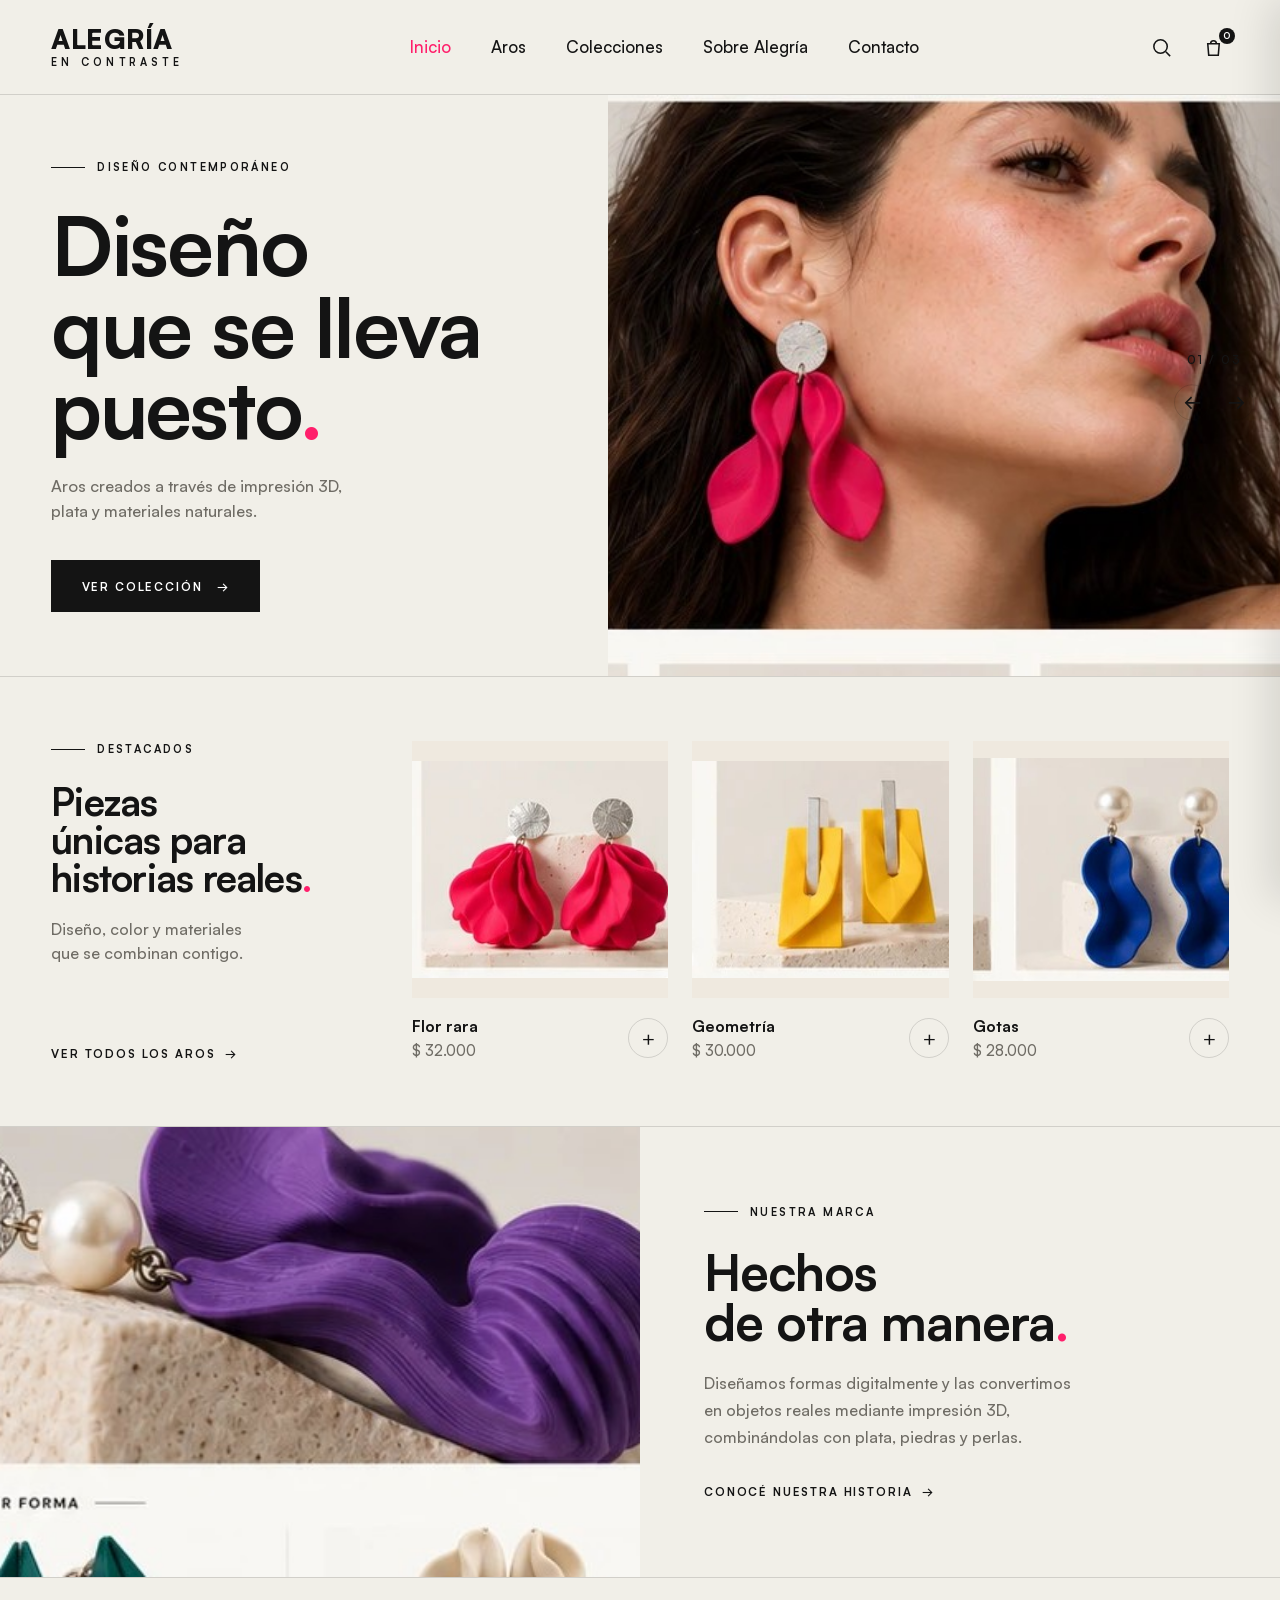
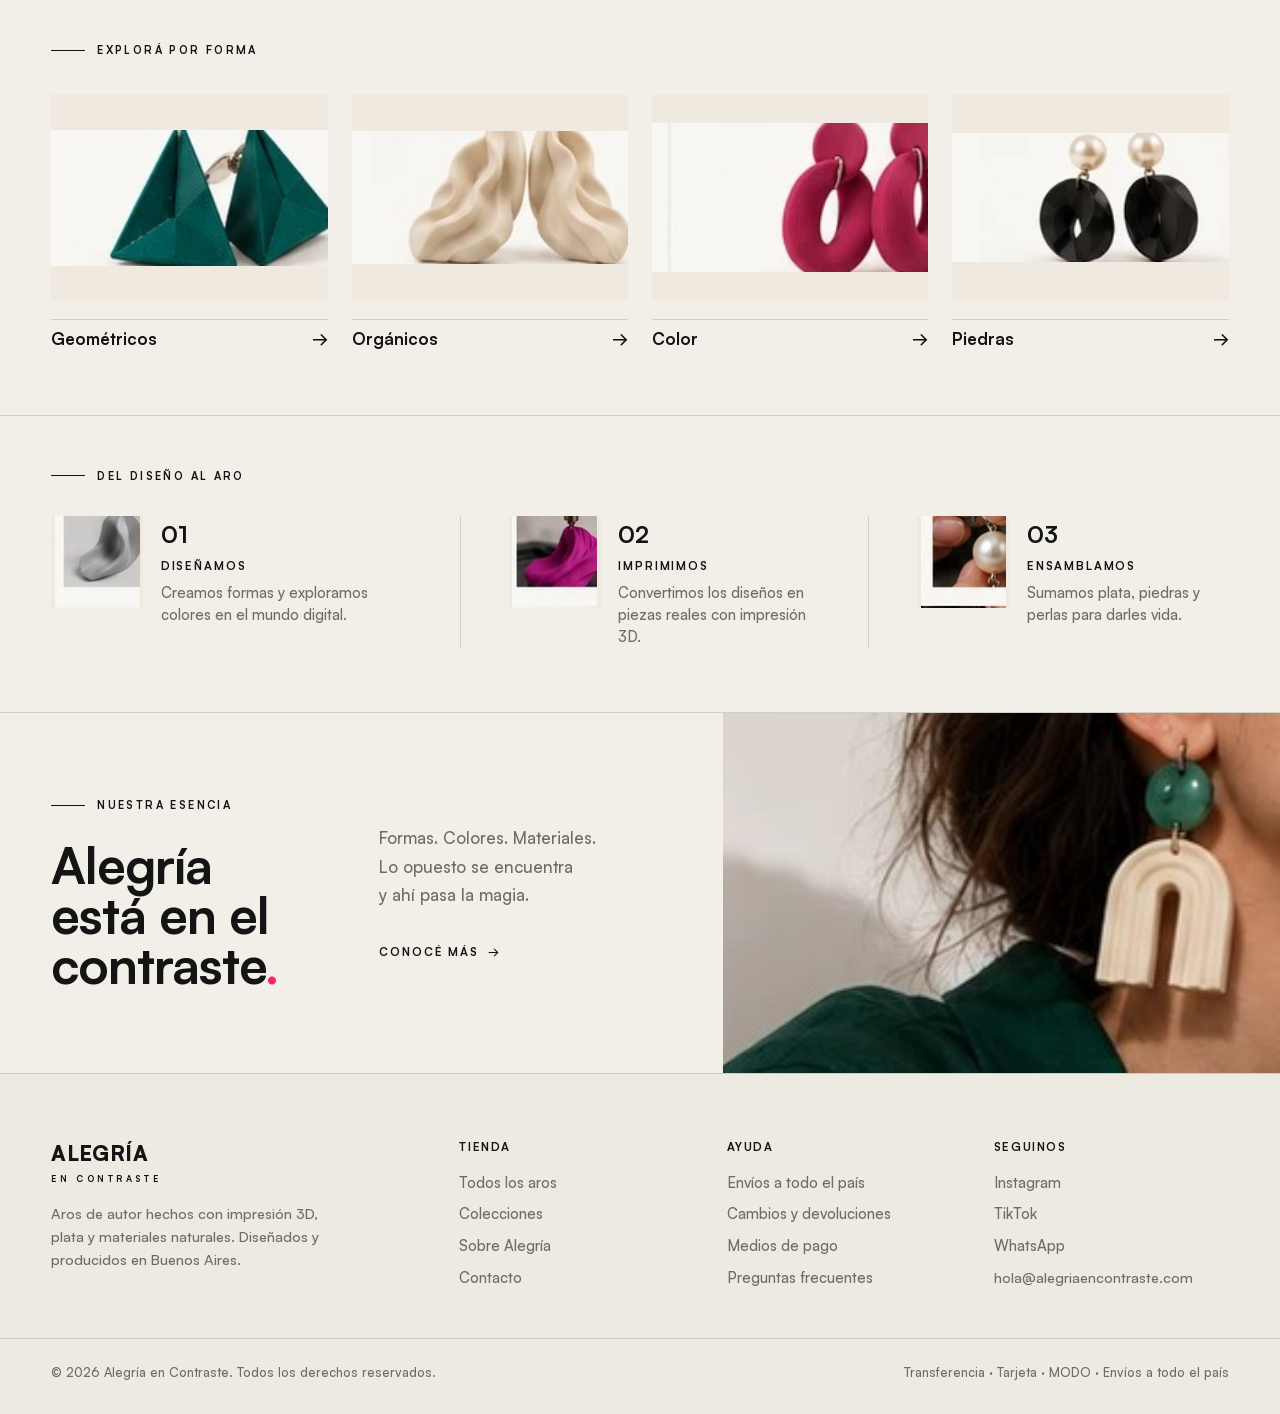
<file: index.html>
<!doctype html>
<html lang="es">
<head>
<meta charset="utf-8">
<meta name="viewport" content="width=device-width, initial-scale=1">
<title>Alegría en Contraste — Aros de diseño</title>
<meta name="description" content="Aros de autor hechos con impresión 3D, plata y materiales naturales. Diseñados y producidos en Buenos Aires.">
<link rel="stylesheet" href="styles.css">
</head>
<body data-page="index.html">

<header class="site-header" id="site-header"></header>

<main>

  <!-- HERO -->
  <section class="hero" id="hero">
    <div class="hero-text" id="hero-text"></div>
    <div class="hero-media">
      <img class="ph ph-hero" id="hero-img" src="images/hero.jpg" alt="Modelo con aros de diseño">
      <div class="hero-counter">
        <span class="count" id="hero-count">01 / 03</span>
        <div class="hero-arrows">
          <button class="icon-btn" id="hero-prev" aria-label="Anterior"><svg viewBox="0 0 24 24" fill="none" stroke="currentColor" stroke-width="1.6"><line x1="20" y1="12" x2="5" y2="12"/><polyline points="11 6 5 12 11 18"/></svg></button>
          <button class="icon-btn" id="hero-next" aria-label="Siguiente"><svg viewBox="0 0 24 24" fill="none" stroke="currentColor" stroke-width="1.6"><line x1="4" y1="12" x2="19" y2="12"/><polyline points="13 6 19 12 13 18"/></svg></button>
        </div>
      </div>
    </div>
  </section>

  <!-- DESTACADOS -->
  <section class="featured shell">
    <div class="featured-intro">
      <p class="eyebrow"><span class="eyebrow-line"></span>Destacados</p>
      <h2>Piezas<br>únicas para<br>historias reales<span class="dot">.</span></h2>
      <p class="muted">Diseño, color y materiales<br>que se combinan contigo.</p>
      <a class="link-arrow" href="aros.html">Ver todos los aros <span class="arrow">&rarr;</span></a>
    </div>
    <div class="product-grid">
      <article class="product">
        <img class="ph ph-product" src="images/flor.jpg" alt="Aros Flor rara">
        <div class="product-row">
          <div>
            <h3>Flor rara</h3>
            <p class="price">$ 32.000</p>
          </div>
          <button class="add-btn" data-add="flor" aria-label="Agregar Flor rara">+</button>
        </div>
      </article>
      <article class="product">
        <img class="ph ph-product" src="images/geom.jpg" alt="Aros Geometría">
        <div class="product-row">
          <div>
            <h3>Geometría</h3>
            <p class="price">$ 30.000</p>
          </div>
          <button class="add-btn" data-add="geometria" aria-label="Agregar Geometría">+</button>
        </div>
      </article>
      <article class="product">
        <img class="ph ph-product" src="images/gotas.jpg" alt="Aros Gotas">
        <div class="product-row">
          <div>
            <h3>Gotas</h3>
            <p class="price">$ 28.000</p>
          </div>
          <button class="add-btn" data-add="gotas" aria-label="Agregar Gotas">+</button>
        </div>
      </article>
    </div>
  </section>

  <!-- NUESTRA MARCA -->
  <section class="brand-block">
    <img class="ph ph-brand" src="images/violeta.jpg" alt="Aro violeta con perla">
    <div class="brand-copy">
      <p class="eyebrow"><span class="eyebrow-line"></span>Nuestra marca</p>
      <h2>Hechos<br>de otra manera<span class="dot">.</span></h2>
      <p class="muted">Diseñamos formas digitalmente y las convertimos<br>en objetos reales mediante impresión 3D,<br>combinándolas con plata, piedras y perlas.</p>
      <a class="link-arrow" href="sobre.html">Conocé nuestra historia <span class="arrow">&rarr;</span></a>
    </div>
  </section>

  <!-- EXPLORÁ POR FORMA -->
  <section class="shapes shell">
    <p class="eyebrow"><span class="eyebrow-line"></span>Explorá por forma</p>
    <div class="shapes-grid">
      <a class="shape" href="aros.html?cat=geometricos">
        <img class="ph ph-shape" src="images/forma1.jpg" alt="Aros geométricos">
        <span class="shape-row">Geométricos <span class="arrow">&rarr;</span></span>
      </a>
      <a class="shape" href="aros.html?cat=organicos">
        <img class="ph ph-shape" src="images/forma2.jpg" alt="Aros orgánicos">
        <span class="shape-row">Orgánicos <span class="arrow">&rarr;</span></span>
      </a>
      <a class="shape" href="aros.html?cat=color">
        <img class="ph ph-shape" src="images/forma3.jpg" alt="Aros de color">
        <span class="shape-row">Color <span class="arrow">&rarr;</span></span>
      </a>
      <a class="shape" href="aros.html?cat=piedras">
        <img class="ph ph-shape" src="images/forma4.jpg" alt="Aros con piedras">
        <span class="shape-row">Piedras <span class="arrow">&rarr;</span></span>
      </a>
    </div>
  </section>

  <!-- DEL DISEÑO AL ARO -->
  <section class="process shell">
    <p class="eyebrow"><span class="eyebrow-line"></span>Del diseño al aro</p>
    <div class="process-grid">
      <div class="step">
        <img class="ph ph-step" src="images/paso1.jpg" alt="Diseño digital">
        <div class="step-copy">
          <span class="step-num">01</span>
          <h4>Diseñamos</h4>
          <p class="muted">Creamos formas y exploramos colores en el mundo digital.</p>
        </div>
      </div>
      <div class="step">
        <img class="ph ph-step" src="images/paso2.jpg" alt="Impresión 3D">
        <div class="step-copy">
          <span class="step-num">02</span>
          <h4>Imprimimos</h4>
          <p class="muted">Convertimos los diseños en piezas reales con impresión 3D.</p>
        </div>
      </div>
      <div class="step">
        <img class="ph ph-step" src="images/paso3.jpg" alt="Ensamble con perlas">
        <div class="step-copy">
          <span class="step-num">03</span>
          <h4>Ensamblamos</h4>
          <p class="muted">Sumamos plata, piedras y perlas para darles vida.</p>
        </div>
      </div>
    </div>
  </section>

  <!-- NUESTRA ESENCIA -->
  <section class="essence">
    <div class="essence-copy">
      <div class="essence-left">
        <p class="eyebrow"><span class="eyebrow-line"></span>Nuestra esencia</p>
        <h2>Alegría<br>está en el<br>contraste<span class="dot">.</span></h2>
      </div>
      <div class="essence-right">
        <p class="essence-lead">Formas. Colores. Materiales.<br>Lo opuesto se encuentra<br>y ahí pasa la magia.</p>
        <a class="link-arrow" href="sobre.html">Conocé más <span class="arrow">&rarr;</span></a>
      </div>
    </div>
    <img class="ph ph-essence" src="images/esencia.jpg" alt="Modelo con aro de diseño">
  </section>

</main>

<footer class="site-footer" id="site-footer"></footer>

<script src="site.js"></script>
<script>
(function () {
  const slides = [
    {
      eyebrow: 'Diseño contemporáneo',
      title: 'Diseño<br>que se lleva<br>puesto<span class="dot">.</span>',
      lead: 'Aros creados a través de impresión 3D,<br>plata y materiales naturales.',
      img: 'images/hero.jpg',
      alt: 'Modelo con aros rosas de diseño',
      cta: 'colecciones.html',
    },
    {
      eyebrow: 'Hecho a mano',
      title: 'Piezas<br>que son<br>únicas<span class="dot">.</span>',
      lead: 'Cada par se termina a mano con plata,<br>piedras y perlas naturales.',
      img: 'images/violeta.jpg',
      alt: 'Aro violeta con perla sobre piedra',
      cta: 'aros.html',
    },
    {
      eyebrow: 'Color y forma',
      title: 'Animate<br>al contraste<span class="dot">.</span>',
      lead: 'Formas imposibles y colores<br>que no pasan desapercibidos.',
      img: 'images/esencia.jpg',
      alt: 'Modelo con aro de diseño',
      cta: 'aros.html',
    },
  ];
  let i = 0, timer;
  const hero = document.getElementById('hero');
  const text = document.getElementById('hero-text');
  const img = document.getElementById('hero-img');
  const count = document.getElementById('hero-count');
  const pad = (n) => (n < 10 ? '0' + n : '' + n);

  function render() {
    const s = slides[i];
    text.innerHTML =
      `<p class="eyebrow"><span class="eyebrow-line"></span>${s.eyebrow}</p>` +
      `<h1>${s.title}</h1>` +
      `<p class="hero-lead">${s.lead}</p>` +
      `<a class="btn btn-dark" href="${s.cta}">Ver colección <span class="arrow">&rarr;</span></a>`;
    img.src = s.img;
    img.alt = s.alt;
    count.textContent = pad(i + 1) + ' / ' + pad(slides.length);
  }
  function go(n, manual) {
    i = (n + slides.length) % slides.length;
    hero.classList.add('is-fading');
    setTimeout(() => { render(); hero.classList.remove('is-fading'); }, 280);
    if (manual) restart();
  }
  function restart() { clearInterval(timer); timer = setInterval(() => go(i + 1), 6000); }

  document.getElementById('hero-prev').addEventListener('click', () => go(i - 1, true));
  document.getElementById('hero-next').addEventListener('click', () => go(i + 1, true));
  hero.addEventListener('mouseenter', () => clearInterval(timer));
  hero.addEventListener('mouseleave', restart);

  render();
  restart();
})();
</script>
</body>
</html>
</file>
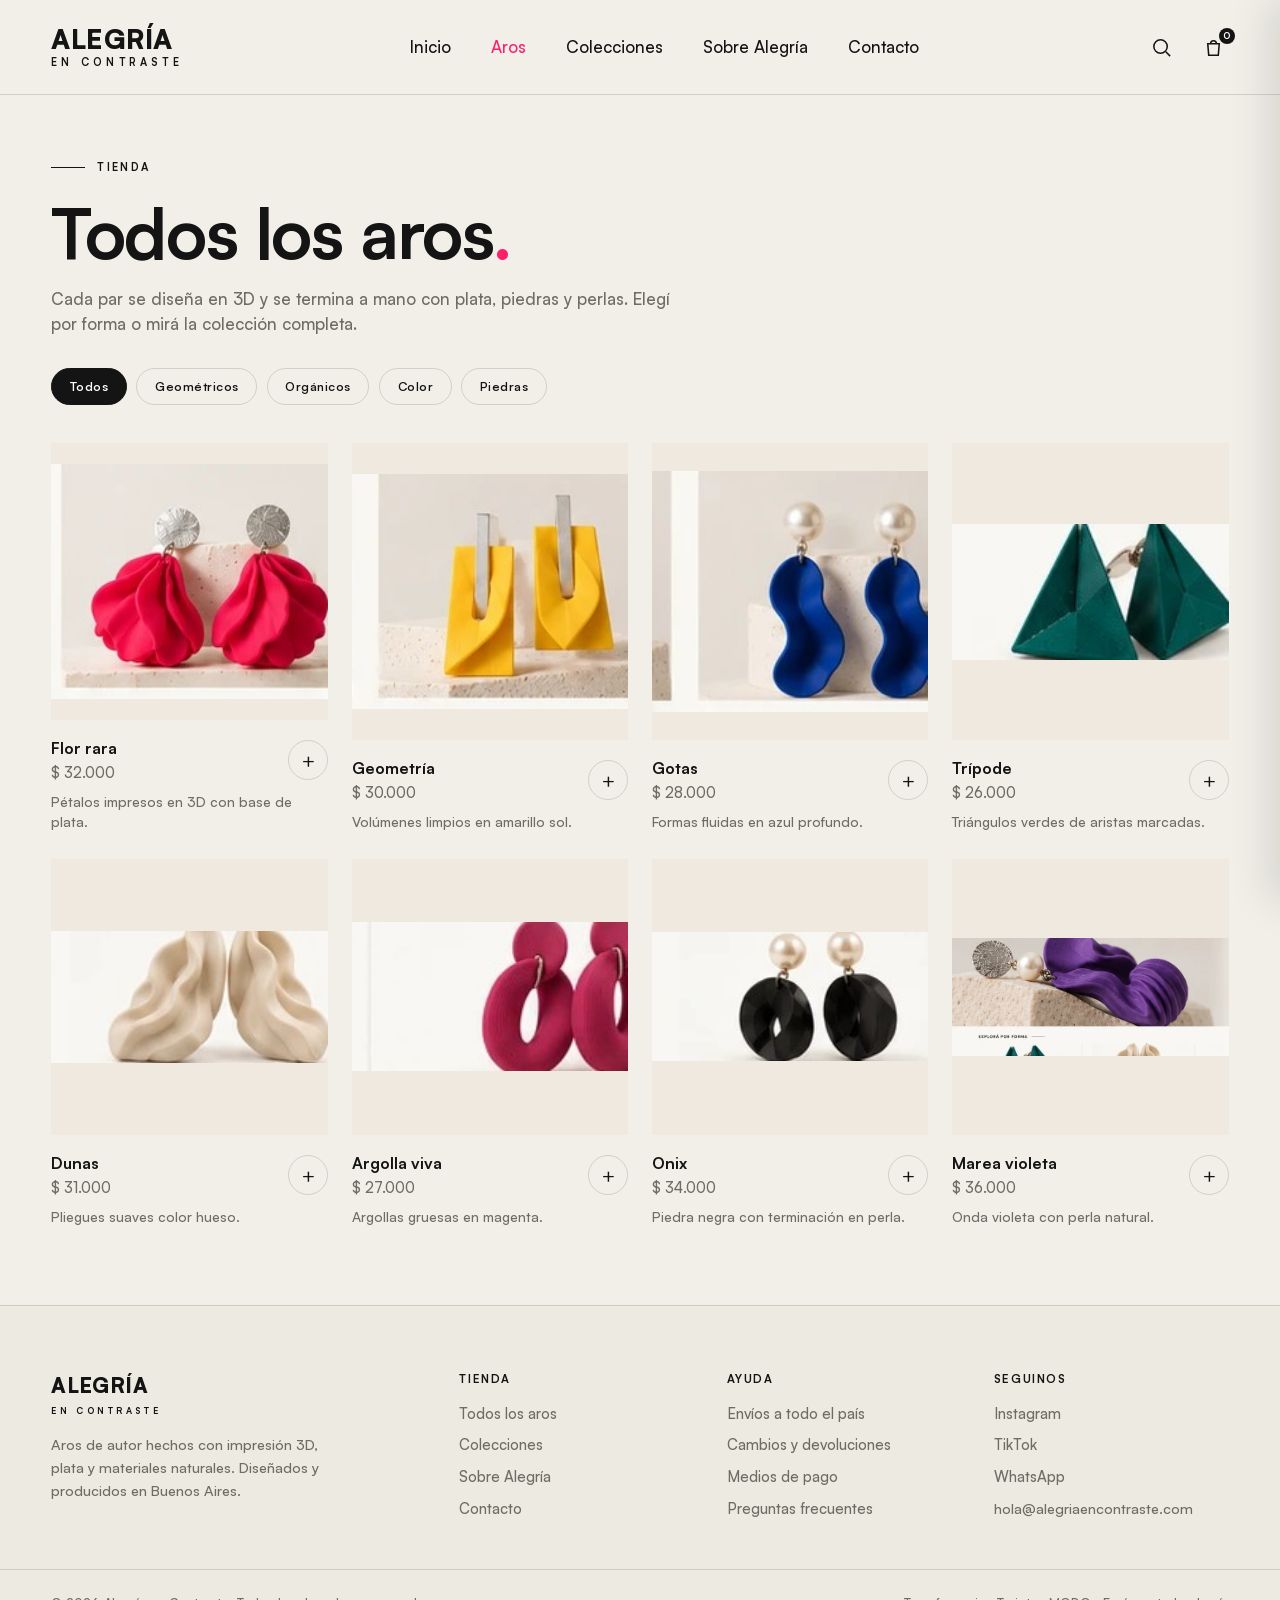
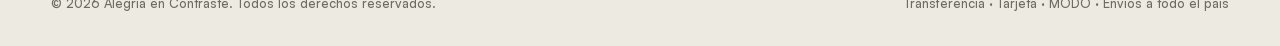
<file: aros.html>
<!doctype html>
<html lang="es">
<head>
<meta charset="utf-8">
<meta name="viewport" content="width=device-width, initial-scale=1">
<title>Aros — Alegría en Contraste</title>
<meta name="description" content="Todos los aros de Alegría en Contraste: geométricos, orgánicos, de color y con piedras.">
<link rel="stylesheet" href="styles.css">
</head>
<body data-page="aros.html">

<header class="site-header" id="site-header"></header>

<main>
  <section class="page-head shell">
    <p class="eyebrow"><span class="eyebrow-line"></span>Tienda</p>
    <h1>Todos los aros<span class="dot">.</span></h1>
    <p class="muted">Cada par se diseña en 3D y se termina a mano con plata, piedras y perlas. Elegí por forma o mirá la colección completa.</p>
    <div class="filtros" id="filtros"></div>
  </section>

  <section class="shell catalogo-wrap">
    <div class="catalogo-grid" id="catalogo"></div>
  </section>
</main>

<footer class="site-footer" id="site-footer"></footer>

<script src="site.js"></script>
<script>
  function pintarCatalogo(cat) {
    const cont = document.getElementById('catalogo');
    const items = CATALOGO.filter((p) => cat === 'todos' || p.cat === cat);
    cont.innerHTML = items.map((p) => `
      <article class="product">
        <img class="ph ph-product" src="${p.img}" alt="Aros ${p.nombre}">
        <div class="product-row">
          <div>
            <h3>${p.nombre}</h3>
            <p class="price">${peso(p.precio)}</p>
          </div>
          <button class="add-btn" data-add="${p.id}" aria-label="Agregar ${p.nombre}">+</button>
        </div>
        <p class="product-desc muted">${p.desc}</p>
      </article>`).join('');
    cont.querySelectorAll('[data-add]').forEach((b) =>
      b.addEventListener('click', () => agregarAlCarrito(b.dataset.add)));
  }

  function pintarFiltros(activa) {
    const cont = document.getElementById('filtros');
    const chips = [['todos', 'Todos'], ...Object.entries(CATEGORIAS)];
    cont.innerHTML = chips.map(([k, t]) =>
      `<button class="chip${k === activa ? ' chip-activo' : ''}" data-cat="${k}">${t}</button>`).join('');
    cont.querySelectorAll('.chip').forEach((c) =>
      c.addEventListener('click', () => {
        const cat = c.dataset.cat;
        history.replaceState(null, '', cat === 'todos' ? 'aros.html' : 'aros.html?cat=' + cat);
        pintarFiltros(cat);
        pintarCatalogo(cat);
      }));
  }

  const inicial = new URLSearchParams(location.search).get('cat');
  const cat = (inicial && CATEGORIAS[inicial]) ? inicial : 'todos';
  pintarFiltros(cat);
  pintarCatalogo(cat);
</script>
</body>
</html>
</file>
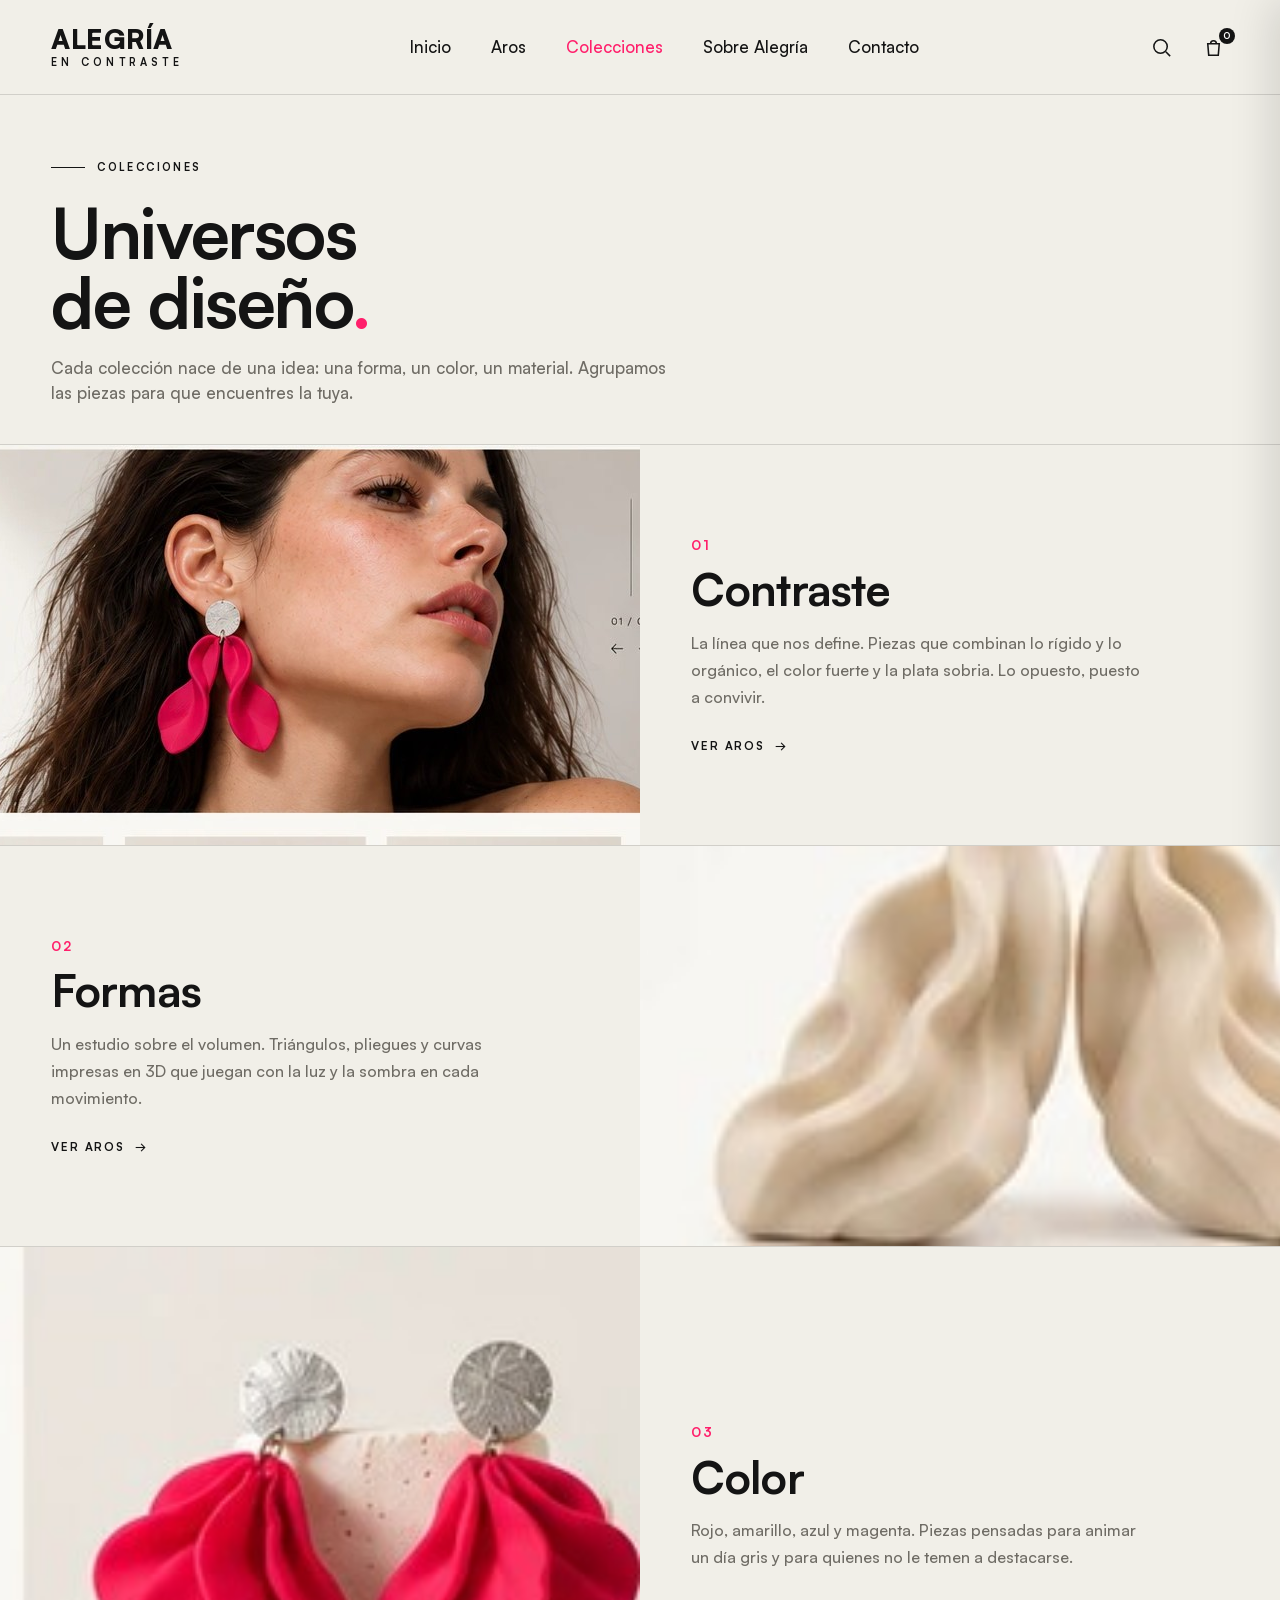
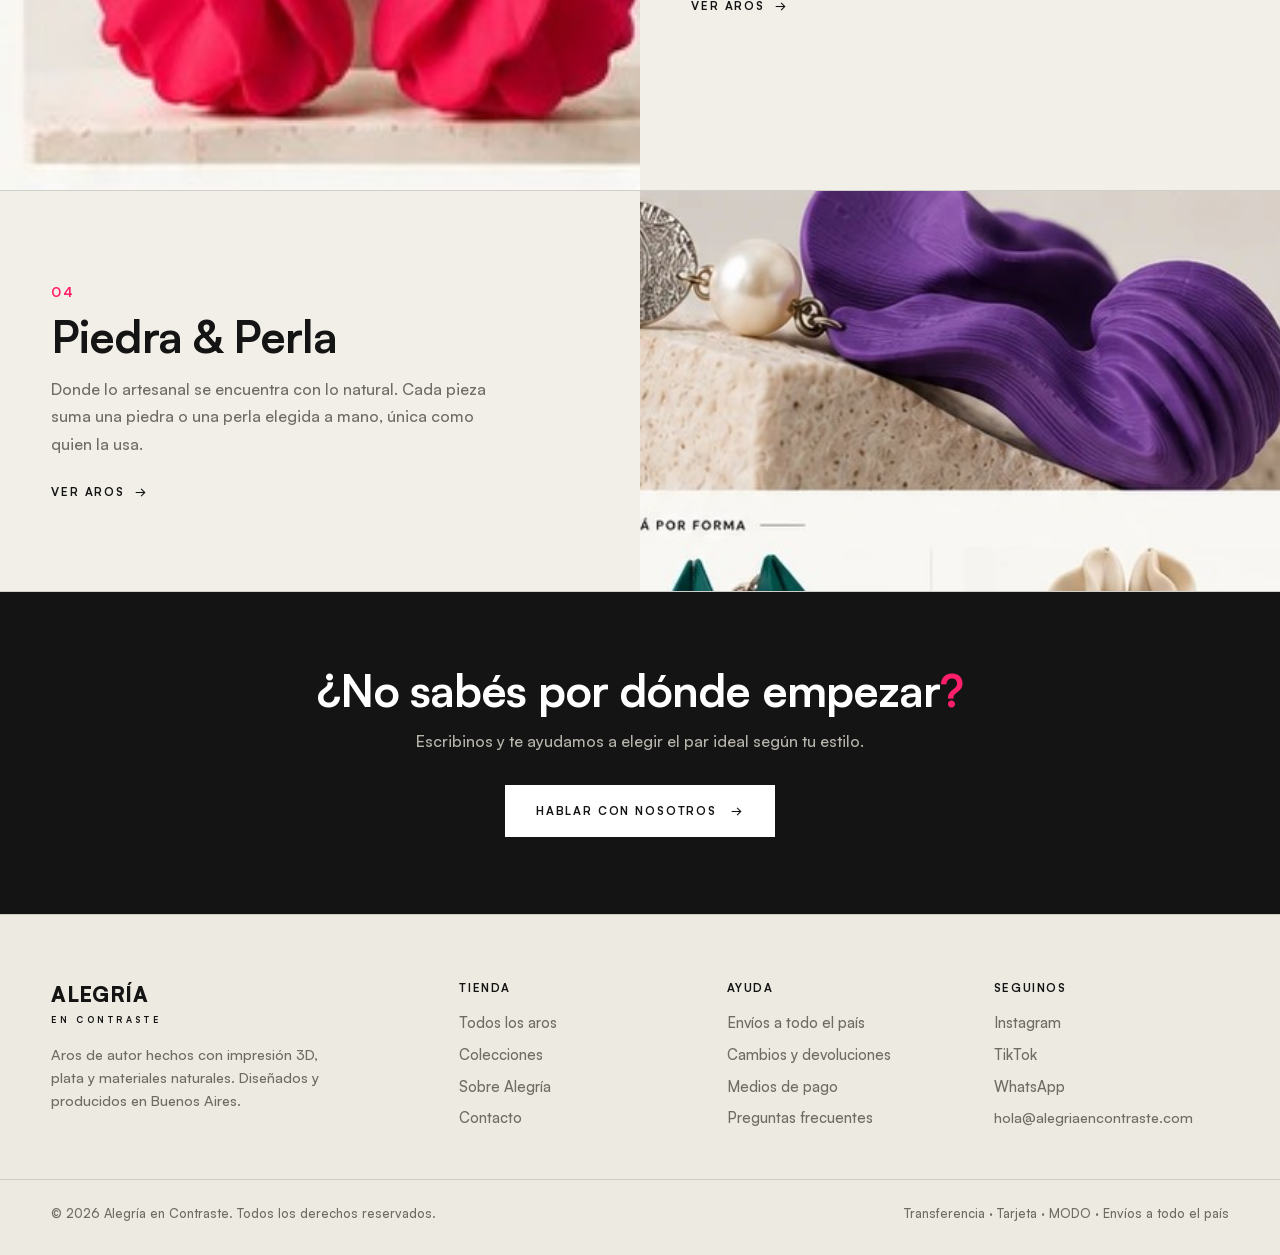
<file: colecciones.html>
<!doctype html>
<html lang="es">
<head>
<meta charset="utf-8">
<meta name="viewport" content="width=device-width, initial-scale=1">
<title>Colecciones — Alegría en Contraste</title>
<meta name="description" content="Las colecciones de Alegría en Contraste: Contraste, Formas, Color y Piedra & Perla.">
<link rel="stylesheet" href="styles.css">
</head>
<body data-page="colecciones.html">

<header class="site-header" id="site-header"></header>

<main>
  <section class="page-head shell">
    <p class="eyebrow"><span class="eyebrow-line"></span>Colecciones</p>
    <h1>Universos<br>de diseño<span class="dot">.</span></h1>
    <p class="muted">Cada colección nace de una idea: una forma, un color, un material. Agrupamos las piezas para que encuentres la tuya.</p>
  </section>

  <section class="coleccion-list">
    <article class="coleccion">
      <img class="ph coleccion-img" src="images/hero.jpg" alt="Colección Contraste">
      <div class="coleccion-copy">
        <span class="coleccion-num">01</span>
        <h2>Contraste</h2>
        <p class="muted">La línea que nos define. Piezas que combinan lo rígido y lo orgánico, el color fuerte y la plata sobria. Lo opuesto, puesto a convivir.</p>
        <a class="link-arrow" href="aros.html">Ver aros <span class="arrow">&rarr;</span></a>
      </div>
    </article>

    <article class="coleccion coleccion-reverse">
      <img class="ph coleccion-img" src="images/forma2.jpg" alt="Colección Formas">
      <div class="coleccion-copy">
        <span class="coleccion-num">02</span>
        <h2>Formas</h2>
        <p class="muted">Un estudio sobre el volumen. Triángulos, pliegues y curvas impresas en 3D que juegan con la luz y la sombra en cada movimiento.</p>
        <a class="link-arrow" href="aros.html?cat=geometricos">Ver aros <span class="arrow">&rarr;</span></a>
      </div>
    </article>

    <article class="coleccion">
      <img class="ph coleccion-img" src="images/flor.jpg" alt="Colección Color">
      <div class="coleccion-copy">
        <span class="coleccion-num">03</span>
        <h2>Color</h2>
        <p class="muted">Rojo, amarillo, azul y magenta. Piezas pensadas para animar un día gris y para quienes no le temen a destacarse.</p>
        <a class="link-arrow" href="aros.html?cat=color">Ver aros <span class="arrow">&rarr;</span></a>
      </div>
    </article>

    <article class="coleccion coleccion-reverse">
      <img class="ph coleccion-img" src="images/violeta.jpg" alt="Colección Piedra y Perla">
      <div class="coleccion-copy">
        <span class="coleccion-num">04</span>
        <h2>Piedra &amp; Perla</h2>
        <p class="muted">Donde lo artesanal se encuentra con lo natural. Cada pieza suma una piedra o una perla elegida a mano, única como quien la usa.</p>
        <a class="link-arrow" href="aros.html?cat=piedras">Ver aros <span class="arrow">&rarr;</span></a>
      </div>
    </article>
  </section>

  <section class="cta-band">
    <div class="shell cta-inner">
      <h2>¿No sabés por dónde empezar<span class="dot">?</span></h2>
      <p class="muted">Escribinos y te ayudamos a elegir el par ideal según tu estilo.</p>
      <a class="btn btn-dark" href="contacto.html">Hablar con nosotros <span class="arrow">&rarr;</span></a>
    </div>
  </section>
</main>

<footer class="site-footer" id="site-footer"></footer>

<script src="site.js"></script>
</body>
</html>
</file>
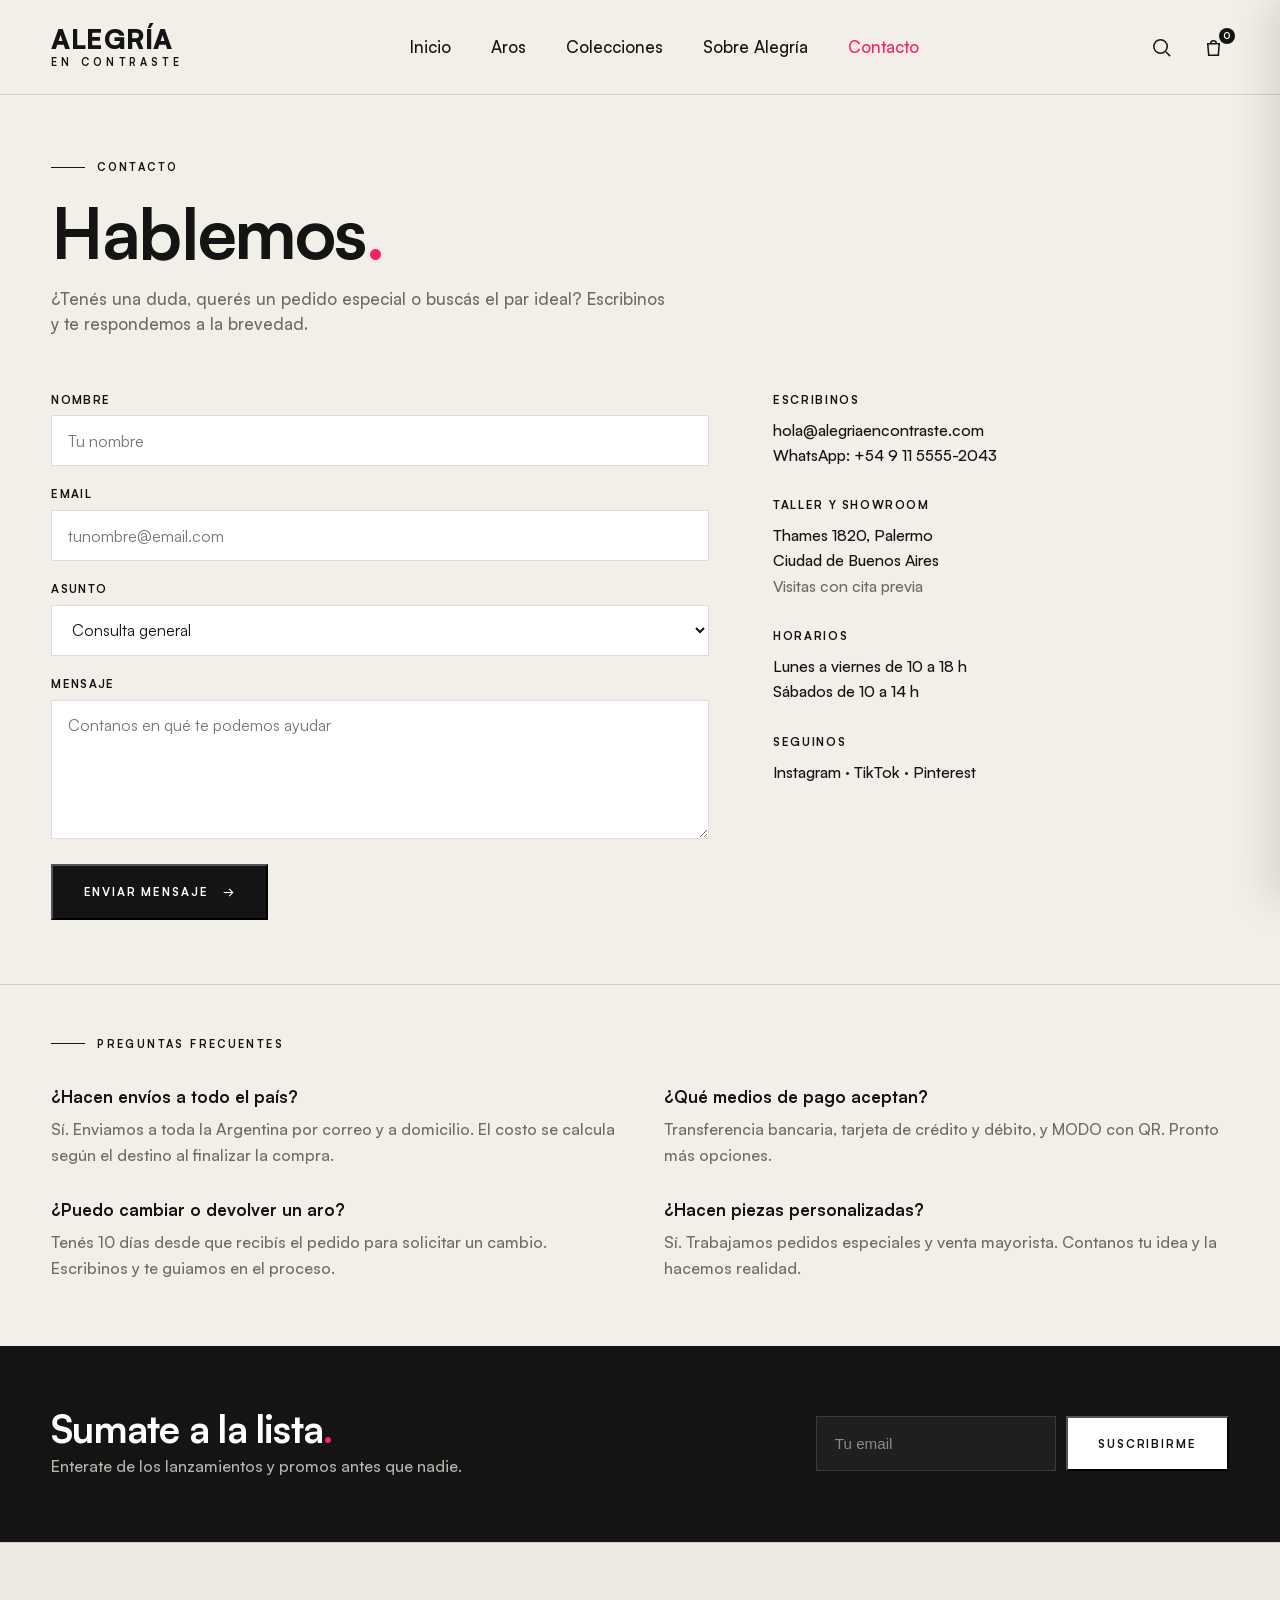
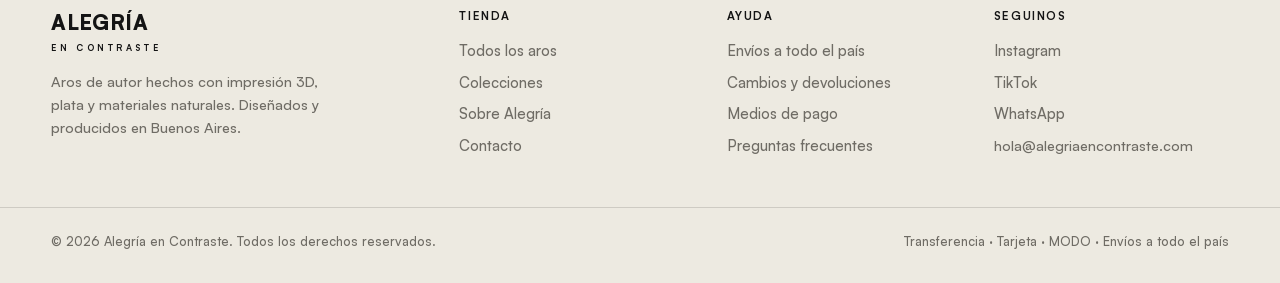
<file: contacto.html>
<!doctype html>
<html lang="es">
<head>
<meta charset="utf-8">
<meta name="viewport" content="width=device-width, initial-scale=1">
<title>Contacto — Alegría en Contraste</title>
<meta name="description" content="Escribinos. Envíos a todo el país, medios de pago y atención por WhatsApp e Instagram.">
<link rel="stylesheet" href="styles.css">
</head>
<body data-page="contacto.html">

<header class="site-header" id="site-header"></header>

<main>
  <section class="page-head shell">
    <p class="eyebrow"><span class="eyebrow-line"></span>Contacto</p>
    <h1>Hablemos<span class="dot">.</span></h1>
    <p class="muted">¿Tenés una duda, querés un pedido especial o buscás el par ideal? Escribinos y te respondemos a la brevedad.</p>
  </section>

  <section class="shell contacto-wrap">
    <form class="contacto-form" id="form-contacto">
      <div class="campo">
        <label for="nombre">Nombre</label>
        <input id="nombre" name="nombre" type="text" required placeholder="Tu nombre">
      </div>
      <div class="campo">
        <label for="email">Email</label>
        <input id="email" name="email" type="email" required placeholder="tunombre@email.com">
      </div>
      <div class="campo">
        <label for="asunto">Asunto</label>
        <select id="asunto" name="asunto">
          <option>Consulta general</option>
          <option>Estado de mi pedido</option>
          <option>Pedido personalizado</option>
          <option>Venta mayorista</option>
        </select>
      </div>
      <div class="campo">
        <label for="mensaje">Mensaje</label>
        <textarea id="mensaje" name="mensaje" rows="5" required placeholder="Contanos en qué te podemos ayudar"></textarea>
      </div>
      <button class="btn btn-dark" type="submit">Enviar mensaje <span class="arrow">&rarr;</span></button>
    </form>

    <aside class="contacto-info">
      <div class="info-bloque">
        <h4>Escribinos</h4>
        <p>hola@alegriaencontraste.com</p>
        <p>WhatsApp: +54 9 11 5555-2043</p>
      </div>
      <div class="info-bloque">
        <h4>Taller y showroom</h4>
        <p>Thames 1820, Palermo<br>Ciudad de Buenos Aires</p>
        <p class="muted">Visitas con cita previa</p>
      </div>
      <div class="info-bloque">
        <h4>Horarios</h4>
        <p>Lunes a viernes de 10 a 18 h<br>Sábados de 10 a 14 h</p>
      </div>
      <div class="info-bloque">
        <h4>Seguinos</h4>
        <p>Instagram · TikTok · Pinterest</p>
      </div>
    </aside>
  </section>

  <section class="faq shell">
    <p class="eyebrow"><span class="eyebrow-line"></span>Preguntas frecuentes</p>
    <div class="faq-grid">
      <div class="faq-item">
        <h4>¿Hacen envíos a todo el país?</h4>
        <p class="muted">Sí. Enviamos a toda la Argentina por correo y a domicilio. El costo se calcula según el destino al finalizar la compra.</p>
      </div>
      <div class="faq-item">
        <h4>¿Qué medios de pago aceptan?</h4>
        <p class="muted">Transferencia bancaria, tarjeta de crédito y débito, y MODO con QR. Pronto más opciones.</p>
      </div>
      <div class="faq-item">
        <h4>¿Puedo cambiar o devolver un aro?</h4>
        <p class="muted">Tenés 10 días desde que recibís el pedido para solicitar un cambio. Escribinos y te guiamos en el proceso.</p>
      </div>
      <div class="faq-item">
        <h4>¿Hacen piezas personalizadas?</h4>
        <p class="muted">Sí. Trabajamos pedidos especiales y venta mayorista. Contanos tu idea y la hacemos realidad.</p>
      </div>
    </div>
  </section>

  <section class="news-band">
    <div class="shell news-inner">
      <div>
        <h2>Sumate a la lista<span class="dot">.</span></h2>
        <p class="muted">Enterate de los lanzamientos y promos antes que nadie.</p>
      </div>
      <form class="news-form" id="form-news">
        <input type="email" name="email" required placeholder="Tu email">
        <button class="btn btn-dark" type="submit">Suscribirme</button>
      </form>
    </div>
  </section>
</main>

<footer class="site-footer" id="site-footer"></footer>

<script src="site.js"></script>
</body>
</html>
</file>
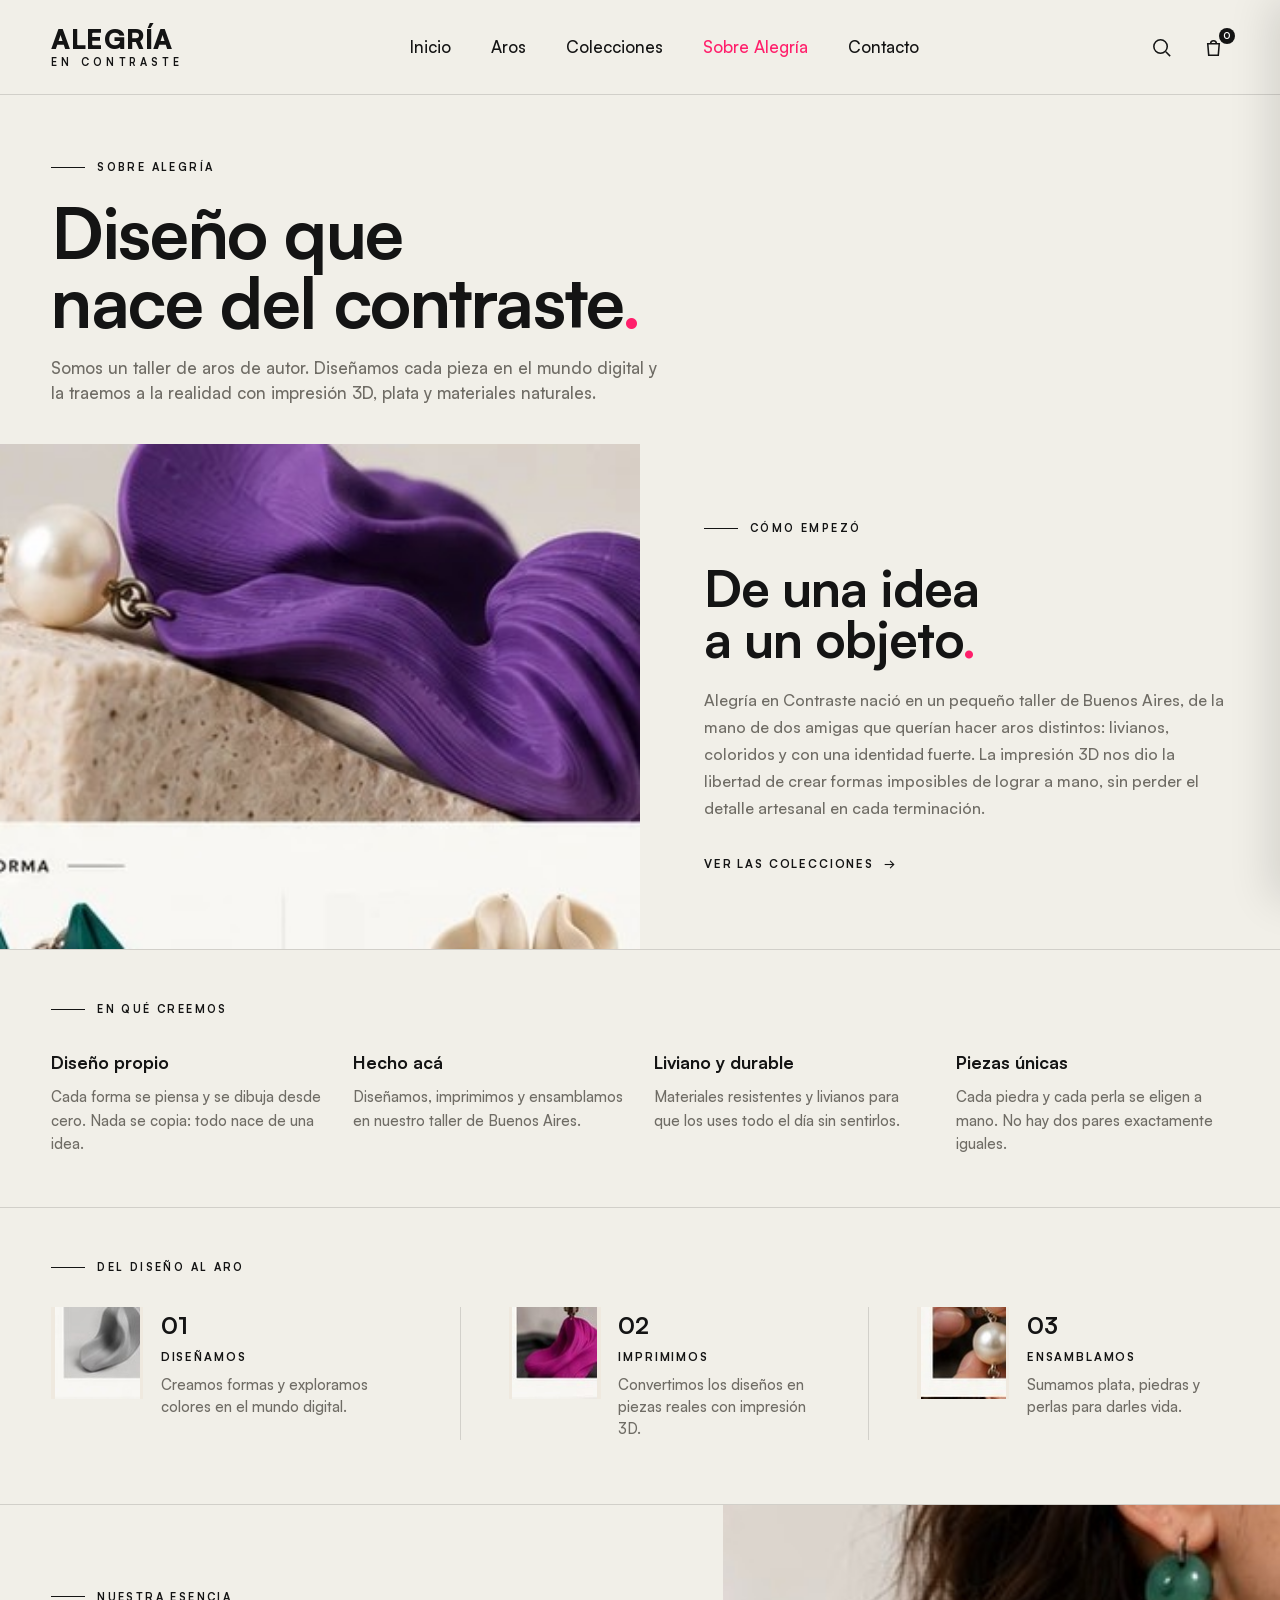
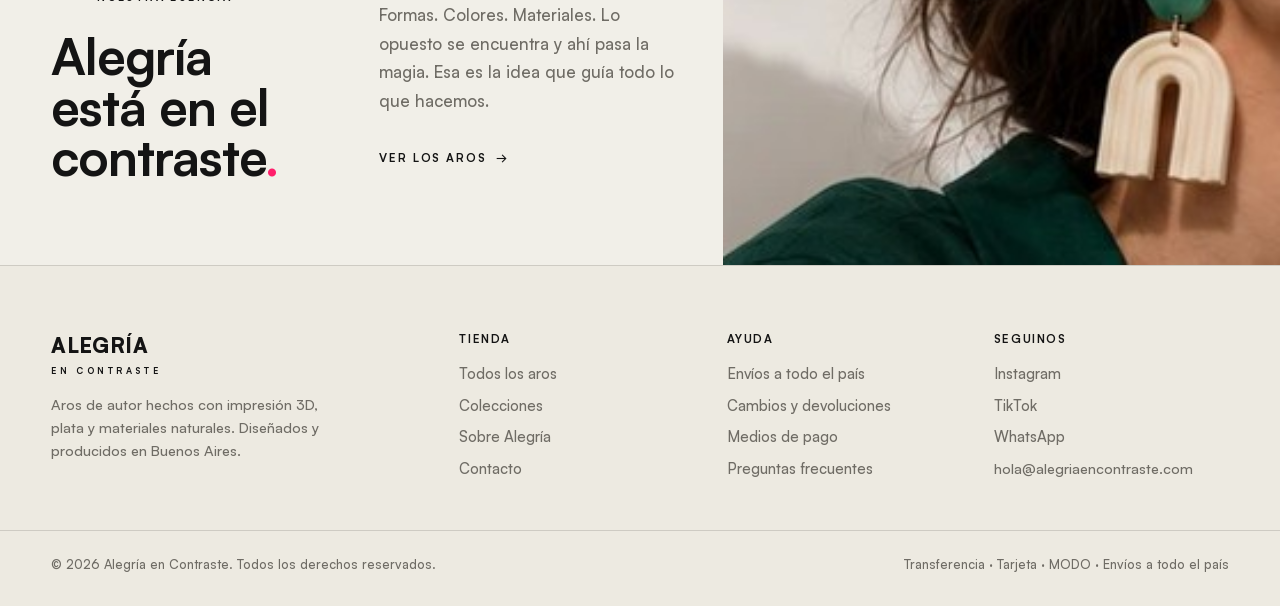
<file: sobre.html>
<!doctype html>
<html lang="es">
<head>
<meta charset="utf-8">
<meta name="viewport" content="width=device-width, initial-scale=1">
<title>Sobre Alegría — Alegría en Contraste</title>
<meta name="description" content="La historia de Alegría en Contraste: aros de autor hechos con impresión 3D en Buenos Aires.">
<link rel="stylesheet" href="styles.css">
</head>
<body data-page="sobre.html">

<header class="site-header" id="site-header"></header>

<main>
  <section class="page-head shell">
    <p class="eyebrow"><span class="eyebrow-line"></span>Sobre Alegría</p>
    <h1>Diseño que<br>nace del contraste<span class="dot">.</span></h1>
    <p class="muted">Somos un taller de aros de autor. Diseñamos cada pieza en el mundo digital y la traemos a la realidad con impresión 3D, plata y materiales naturales.</p>
  </section>

  <section class="brand-block">
    <img class="ph ph-brand" src="images/violeta.jpg" alt="Aro violeta con perla">
    <div class="brand-copy">
      <p class="eyebrow"><span class="eyebrow-line"></span>Cómo empezó</p>
      <h2>De una idea<br>a un objeto<span class="dot">.</span></h2>
      <p class="muted">Alegría en Contraste nació en un pequeño taller de Buenos Aires, de la mano de dos amigas que querían hacer aros distintos: livianos, coloridos y con una identidad fuerte. La impresión 3D nos dio la libertad de crear formas imposibles de lograr a mano, sin perder el detalle artesanal en cada terminación.</p>
      <a class="link-arrow" href="colecciones.html">Ver las colecciones <span class="arrow">&rarr;</span></a>
    </div>
  </section>

  <section class="valores shell">
    <p class="eyebrow"><span class="eyebrow-line"></span>En qué creemos</p>
    <div class="valores-grid">
      <div class="valor">
        <h3>Diseño propio</h3>
        <p class="muted">Cada forma se piensa y se dibuja desde cero. Nada se copia: todo nace de una idea.</p>
      </div>
      <div class="valor">
        <h3>Hecho acá</h3>
        <p class="muted">Diseñamos, imprimimos y ensamblamos en nuestro taller de Buenos Aires.</p>
      </div>
      <div class="valor">
        <h3>Liviano y durable</h3>
        <p class="muted">Materiales resistentes y livianos para que los uses todo el día sin sentirlos.</p>
      </div>
      <div class="valor">
        <h3>Piezas únicas</h3>
        <p class="muted">Cada piedra y cada perla se eligen a mano. No hay dos pares exactamente iguales.</p>
      </div>
    </div>
  </section>

  <section class="process shell">
    <p class="eyebrow"><span class="eyebrow-line"></span>Del diseño al aro</p>
    <div class="process-grid">
      <div class="step">
        <img class="ph ph-step" src="images/paso1.jpg" alt="Diseño digital">
        <div class="step-copy">
          <span class="step-num">01</span>
          <h4>Diseñamos</h4>
          <p class="muted">Creamos formas y exploramos colores en el mundo digital.</p>
        </div>
      </div>
      <div class="step">
        <img class="ph ph-step" src="images/paso2.jpg" alt="Impresión 3D">
        <div class="step-copy">
          <span class="step-num">02</span>
          <h4>Imprimimos</h4>
          <p class="muted">Convertimos los diseños en piezas reales con impresión 3D.</p>
        </div>
      </div>
      <div class="step">
        <img class="ph ph-step" src="images/paso3.jpg" alt="Ensamble con perlas">
        <div class="step-copy">
          <span class="step-num">03</span>
          <h4>Ensamblamos</h4>
          <p class="muted">Sumamos plata, piedras y perlas para darles vida.</p>
        </div>
      </div>
    </div>
  </section>

  <section class="essence">
    <div class="essence-copy">
      <div class="essence-left">
        <p class="eyebrow"><span class="eyebrow-line"></span>Nuestra esencia</p>
        <h2>Alegría<br>está en el<br>contraste<span class="dot">.</span></h2>
      </div>
      <div class="essence-right">
        <p class="essence-lead">Formas. Colores. Materiales. Lo opuesto se encuentra y ahí pasa la magia. Esa es la idea que guía todo lo que hacemos.</p>
        <a class="link-arrow" href="aros.html">Ver los aros <span class="arrow">&rarr;</span></a>
      </div>
    </div>
    <img class="ph ph-essence" src="images/esencia.jpg" alt="Modelo con aro de diseño">
  </section>
</main>

<footer class="site-footer" id="site-footer"></footer>

<script src="site.js"></script>
</body>
</html>
</file>
<file: styles.css>
@font-face {
  font-family: "Satoshi";
  src: url("fonts/Satoshi-Variable.woff2") format("woff2");
  font-weight: 300 900;
  font-style: normal;
  font-display: swap;
}
@font-face {
  font-family: "Satoshi";
  src: url("fonts/Satoshi-VariableItalic.woff2") format("woff2");
  font-weight: 300 900;
  font-style: italic;
  font-display: swap;
}

:root {
  --bg: #f1efe8;
  --bg-alt: #edeae1;
  --ink: #141414;
  --muted: #6f6c65;
  --line: rgba(20, 20, 20, 0.14);
  --accent: #ff1f6b;
  --card: #e9e5db;
  --shell: 1440px;
  --gutter: clamp(1.25rem, 4vw, 3.25rem);
}

* { box-sizing: border-box; margin: 0; padding: 0; }

html { scroll-behavior: smooth; }

body {
  background: var(--bg);
  color: var(--ink);
  font-family: "Satoshi", -apple-system, "Segoe UI", sans-serif;
  font-weight: 500;
  line-height: 1.5;
  -webkit-font-smoothing: antialiased;
  min-height: 100vh;
  display: flex;
  flex-direction: column;
}
main { flex: 1; }

img { display: block; max-width: 100%; }
a { color: inherit; text-decoration: none; }
button { font-family: inherit; cursor: pointer; }

.shell {
  max-width: var(--shell);
  margin: 0 auto;
  padding-left: var(--gutter);
  padding-right: var(--gutter);
}

/* ---------- Imágenes ---------- */
.ph {
  display: block;
  object-fit: cover;
  background: #ece6db;
}
img.ph { width: 100%; height: 100%; }
/* Producto y forma: la pieza completa siempre visible (sin recortes) */
img.ph-product,
img.ph-shape { object-fit: contain; background: #efe9df; }
img.ph-step { width: 92px; height: 92px; flex-shrink: 0; object-fit: contain; background: #efe9df; }

/* ---------- Tipografía compartida ---------- */
.eyebrow {
  display: flex;
  align-items: center;
  gap: 0.75rem;
  font-size: 0.68rem;
  font-weight: 700;
  letter-spacing: 0.22em;
  text-transform: uppercase;
  color: var(--ink);
}
.eyebrow-line {
  width: 34px;
  height: 1px;
  background: var(--ink);
  display: inline-block;
}
.dot { color: var(--accent); }

.muted { color: var(--muted); font-weight: 500; }

h1, h2 {
  font-weight: 700;
  line-height: 0.98;
  letter-spacing: -0.02em;
}

.link-arrow {
  display: inline-flex;
  align-items: center;
  gap: 0.6rem;
  font-size: 0.72rem;
  font-weight: 700;
  letter-spacing: 0.16em;
  text-transform: uppercase;
}
.link-arrow .arrow { transition: transform 0.25s ease; }
.link-arrow:hover .arrow { transform: translateX(5px); }

.btn {
  display: inline-flex;
  align-items: center;
  gap: 0.9rem;
  font-size: 0.72rem;
  font-weight: 700;
  letter-spacing: 0.16em;
  text-transform: uppercase;
  padding: 1.1rem 1.9rem;
  transition: background 0.25s ease, color 0.25s ease;
}
.btn-dark { background: var(--ink); color: #fff; }
.btn-dark:hover { background: var(--accent); }

/* ---------- Header ---------- */
.site-header {
  position: sticky;
  top: 0;
  z-index: 40;
  background: var(--bg);
  border-bottom: 1px solid var(--line);
}
.header-inner {
  display: flex;
  align-items: center;
  justify-content: space-between;
  gap: 2rem;
  height: 94px;
  max-width: var(--shell);
  margin: 0 auto;
}
.brand { display: flex; flex-direction: column; line-height: 1; }
.brand-name { font-size: 1.7rem; font-weight: 900; letter-spacing: 0.02em; }
.brand-sub { font-size: 0.66rem; font-weight: 700; letter-spacing: 0.4em; margin-top: 4px; }
.main-nav { display: flex; gap: 2.5rem; }
.main-nav a {
  font-size: 1.05rem;
  font-weight: 500;
  transition: color 0.2s ease;
}
.main-nav a:hover { color: var(--accent); }
.header-actions { display: flex; align-items: center; gap: 1.3rem; }
.icon-btn {
  display: inline-flex;
  align-items: center;
  justify-content: center;
  background: none;
  border: none;
  color: var(--ink);
  padding: 4px;
}
.icon-btn svg { width: 23px; height: 23px; }
.cart-btn { position: relative; }
.cart-count {
  position: absolute;
  top: -4px;
  right: -6px;
  background: var(--ink);
  color: #fff;
  font-size: 0.6rem;
  font-weight: 700;
  width: 16px;
  height: 16px;
  border-radius: 50%;
  display: flex;
  align-items: center;
  justify-content: center;
}

/* ---------- Hero ---------- */
.hero {
  display: grid;
  grid-template-columns: minmax(0, 0.95fr) minmax(0, 1.05fr);
  align-items: stretch;
  min-height: 560px;
  border-bottom: 1px solid var(--line);
}
.hero-text {
  padding: clamp(2.5rem, 5vw, 4.5rem) clamp(2rem, 5vw, 4rem) clamp(2.5rem, 5vw, 4rem);
  padding-left: max(var(--gutter), calc((100vw - var(--shell)) / 2 + var(--gutter)));
  display: flex;
  flex-direction: column;
  justify-content: center;
}
.hero-text .eyebrow { margin-bottom: 1.8rem; }
.hero h1 {
  font-size: clamp(3rem, 6.5vw, 5.3rem);
  margin-bottom: 1.6rem;
}
.hero-lead { color: var(--muted); margin-bottom: 2.3rem; font-size: 1.02rem; }
.btn-dark { align-self: flex-start; }
.hero-media { position: relative; }
.ph-hero { width: 100%; height: 100%; min-height: 420px; object-position: center 30%; }
#hero-text, .ph-hero { transition: opacity 0.3s ease; }
.hero.is-fading #hero-text, .hero.is-fading .ph-hero { opacity: 0; }
.hero-counter {
  position: absolute;
  right: 1.6rem;
  top: 50%;
  transform: translateY(-50%);
  display: flex;
  flex-direction: column;
  align-items: center;
  gap: 1rem;
}
.hero-counter .count {
  font-size: 0.72rem;
  font-weight: 600;
  letter-spacing: 0.16em;
  color: var(--ink);
}
.hero-arrows { display: flex; gap: 0.5rem; }
.hero-arrows .icon-btn {
  color: var(--ink);
  border: 1px solid var(--line);
  border-radius: 50%;
  width: 36px;
  height: 36px;
  transition: background 0.2s ease, color 0.2s ease, border-color 0.2s ease;
}
.hero-arrows .icon-btn:hover { background: var(--ink); color: #fff; border-color: var(--ink); }

/* ---------- Destacados ---------- */
.featured {
  display: grid;
  grid-template-columns: minmax(0, 0.8fr) minmax(0, 2.2fr);
  gap: clamp(2rem, 5vw, 4rem);
  padding-top: clamp(2.8rem, 5vw, 4rem);
  padding-bottom: clamp(2.8rem, 5vw, 4rem);
  border-bottom: 1px solid var(--line);
}
.featured-intro { display: flex; flex-direction: column; }
.featured-intro .eyebrow { margin-bottom: 1.6rem; }
.featured-intro h2 { font-size: clamp(1.9rem, 3vw, 2.6rem); margin-bottom: 1.3rem; }
.featured-intro .muted { margin-bottom: auto; }
.featured-intro .link-arrow { margin-top: 1.6rem; }
.product-grid {
  display: grid;
  grid-template-columns: repeat(3, 1fr);
  gap: 1.5rem;
}
.product { display: flex; flex-direction: column; }
.ph-product { aspect-ratio: 1 / 1; margin-bottom: 1rem; }
.product-row { display: flex; align-items: center; justify-content: space-between; }
.product h3 { font-size: 1rem; font-weight: 700; margin-bottom: 2px; }
.price { color: var(--muted); font-size: 0.92rem; }
.add-btn {
  width: 40px;
  height: 40px;
  border-radius: 50%;
  border: 1px solid var(--line);
  background: none;
  font-size: 1.3rem;
  font-weight: 400;
  color: var(--ink);
  display: flex;
  align-items: center;
  justify-content: center;
  transition: background 0.2s ease, color 0.2s ease, border-color 0.2s ease;
}
.add-btn:hover { background: var(--ink); color: #fff; border-color: var(--ink); }

/* ---------- Nuestra marca ---------- */
.brand-block {
  display: grid;
  grid-template-columns: 1fr 1fr;
  align-items: stretch;
  border-bottom: 1px solid var(--line);
}
.ph-brand { min-height: 440px; }
.brand-copy {
  padding: clamp(3rem, 6vw, 5.5rem) max(var(--gutter), calc((100vw - var(--shell)) / 2 + var(--gutter))) clamp(3rem, 6vw, 5.5rem) clamp(2rem, 5vw, 4.5rem);
  display: flex;
  flex-direction: column;
  justify-content: center;
}
.brand-copy .eyebrow { margin-bottom: 1.6rem; }
.brand-copy h2 { font-size: clamp(2.2rem, 4vw, 3.4rem); margin-bottom: 1.5rem; }
.brand-copy .muted { margin-bottom: 2rem; line-height: 1.7; }

/* ---------- Explorá por forma ---------- */
.shapes {
  padding-top: clamp(2.8rem, 5vw, 4rem);
  padding-bottom: clamp(2.8rem, 5vw, 4rem);
  border-bottom: 1px solid var(--line);
}
.shapes .eyebrow { margin-bottom: 2.2rem; }
.shapes-grid {
  display: grid;
  grid-template-columns: repeat(4, 1fr);
  gap: 1.5rem;
}
.shape { display: flex; flex-direction: column; }
.ph-shape { aspect-ratio: 4 / 3; margin-bottom: 1.1rem; }
.shape-row {
  display: flex;
  align-items: center;
  justify-content: space-between;
  font-size: 1.05rem;
  font-weight: 700;
  padding-top: 0.4rem;
  border-top: 1px solid var(--line);
}
.shape:hover .arrow { transform: translateX(5px); }
.shape-row .arrow { transition: transform 0.25s ease; }

/* ---------- Del diseño al aro ---------- */
.process {
  padding-top: clamp(2.5rem, 4vw, 3.5rem);
  padding-bottom: clamp(2.8rem, 5vw, 4rem);
  border-bottom: 1px solid var(--line);
}
.process .eyebrow { margin-bottom: 2rem; }
.process-grid {
  display: grid;
  grid-template-columns: repeat(3, 1fr);
  gap: clamp(1.5rem, 4vw, 3rem);
}
.step { display: flex; gap: 1.1rem; align-items: flex-start; }
.step:not(:first-child) { border-left: 1px solid var(--line); padding-left: clamp(1.5rem, 4vw, 3rem); margin-left: calc(-1 * clamp(1.5rem, 4vw, 3rem) + clamp(1.5rem, 4vw, 3rem)); }
.ph-step { width: 92px; height: 92px; flex-shrink: 0; }
.step-num { font-size: 1.5rem; font-weight: 700; display: block; margin-bottom: 0.3rem; }
.step-copy h4 { font-size: 0.72rem; font-weight: 700; letter-spacing: 0.16em; text-transform: uppercase; margin-bottom: 0.5rem; }
.step-copy .muted { font-size: 0.92rem; }

/* ---------- Nuestra esencia ---------- */
.essence {
  display: grid;
  grid-template-columns: 1.3fr 1fr;
  align-items: stretch;
}
.essence-copy {
  display: grid;
  grid-template-columns: 1fr 1fr;
  gap: 2rem;
  align-items: center;
  padding: clamp(3rem, 6vw, 5.5rem) clamp(2rem, 4vw, 3rem) clamp(3rem, 6vw, 5.5rem) max(var(--gutter), calc((100vw - var(--shell)) / 2 + var(--gutter)));
}
.essence-left .eyebrow { margin-bottom: 1.6rem; }
.essence-left h2 { font-size: clamp(2.2rem, 4vw, 3.3rem); }
.essence-right { align-self: center; }
.essence-lead { color: var(--muted); font-size: 1.05rem; line-height: 1.7; margin-bottom: 1.8rem; }
.ph-essence { min-height: 360px; }

.main-nav a.activo { color: var(--accent); }
.menu-toggle { display: none; }

/* ---------- Encabezado de página interna ---------- */
.page-head {
  padding-top: clamp(2.6rem, 5vw, 4.2rem);
  padding-bottom: clamp(1.6rem, 3vw, 2.4rem);
}
.page-head .eyebrow { margin-bottom: 1.4rem; }
.page-head h1 { font-size: clamp(2.6rem, 6vw, 4.4rem); margin-bottom: 1.2rem; }
.page-head .muted { max-width: 620px; font-size: 1.05rem; }

/* ---------- Filtros ---------- */
.filtros { display: flex; flex-wrap: wrap; gap: 0.6rem; margin-top: 2rem; }
.chip {
  border: 1px solid var(--line);
  background: none;
  color: var(--ink);
  font-size: 0.78rem;
  font-weight: 600;
  letter-spacing: 0.04em;
  padding: 0.55rem 1.1rem;
  border-radius: 100px;
  transition: background 0.2s ease, color 0.2s ease, border-color 0.2s ease;
}
.chip:hover { border-color: var(--ink); }
.chip-activo { background: var(--ink); color: #fff; border-color: var(--ink); }

/* ---------- Catálogo ---------- */
.catalogo-wrap { padding-bottom: clamp(3rem, 6vw, 5rem); }
.catalogo-grid {
  display: grid;
  grid-template-columns: repeat(4, 1fr);
  gap: 1.6rem 1.5rem;
}
.product-desc { margin-top: 0.5rem; font-size: 0.86rem; }

/* ---------- Colecciones ---------- */
.coleccion-list { border-top: 1px solid var(--line); }
.coleccion {
  display: grid;
  grid-template-columns: 1fr 1fr;
  align-items: stretch;
  border-bottom: 1px solid var(--line);
}
.coleccion-reverse .coleccion-img { order: 2; }
.coleccion-img { min-height: 400px; object-fit: cover; }
.coleccion-copy {
  padding: clamp(2.8rem, 5vw, 4.5rem) max(var(--gutter), calc((100vw - var(--shell)) / 2 + var(--gutter)));
  display: flex;
  flex-direction: column;
  justify-content: center;
}
.coleccion-num { font-size: 0.85rem; font-weight: 700; color: var(--accent); margin-bottom: 0.8rem; letter-spacing: 0.1em; }
.coleccion-copy h2 { font-size: clamp(2rem, 3.5vw, 3rem); margin-bottom: 1.1rem; }
.coleccion-copy .muted { margin-bottom: 1.6rem; line-height: 1.7; max-width: 460px; }

/* ---------- Bandas CTA / newsletter ---------- */
.cta-band, .news-band { background: var(--ink); color: #fff; }
.cta-inner { padding: clamp(3rem, 6vw, 5rem) var(--gutter); text-align: center; }
.cta-inner h2 { font-size: clamp(1.8rem, 3.5vw, 2.8rem); margin-bottom: 1rem; }
.cta-inner .muted { color: #b7b4ac; margin-bottom: 2rem; }
.cta-band .btn-dark, .news-band .btn-dark { background: #fff; color: var(--ink); }
.cta-band .btn-dark:hover, .news-band .btn-dark:hover { background: var(--accent); color: #fff; }
.news-inner {
  padding: clamp(2.6rem, 5vw, 4rem) var(--gutter);
  display: flex;
  align-items: center;
  justify-content: space-between;
  gap: 2rem;
  flex-wrap: wrap;
}
.news-inner h2 { font-size: clamp(1.6rem, 3vw, 2.4rem); }
.news-inner .muted { color: #b7b4ac; margin-top: 0.4rem; }
.news-form { display: flex; gap: 0.6rem; flex-wrap: wrap; }
.news-form input {
  background: #1f1f1f;
  border: 1px solid #3a3a3a;
  color: #fff;
  padding: 0.9rem 1.1rem;
  font-size: 0.95rem;
  min-width: 240px;
}
.news-form input::placeholder { color: #8a8a8a; }

/* ---------- Valores ---------- */
.valores { padding-top: clamp(2.4rem, 4vw, 3.5rem); padding-bottom: clamp(2.4rem, 4vw, 3.5rem); border-bottom: 1px solid var(--line); }
.valores .eyebrow { margin-bottom: 2rem; }
.valores-grid { display: grid; grid-template-columns: repeat(4, 1fr); gap: 1.8rem; }
.valor h3 { font-size: 1.1rem; font-weight: 700; margin-bottom: 0.6rem; }
.valor .muted { font-size: 0.92rem; line-height: 1.6; }

/* ---------- Contacto ---------- */
.contacto-wrap {
  display: grid;
  grid-template-columns: 1.3fr 0.9fr;
  gap: clamp(2rem, 5vw, 4rem);
  padding-top: 1rem;
  padding-bottom: clamp(3rem, 5vw, 4.5rem);
}
.contacto-form { display: flex; flex-direction: column; gap: 1.2rem; }
.campo { display: flex; flex-direction: column; gap: 0.45rem; }
.campo label { font-size: 0.72rem; font-weight: 700; letter-spacing: 0.12em; text-transform: uppercase; }
.campo input, .campo select, .campo textarea {
  font-family: inherit;
  font-size: 1rem;
  color: var(--ink);
  background: #fff;
  border: 1px solid var(--line);
  padding: 0.85rem 1rem;
  resize: vertical;
}
.campo input:focus, .campo select:focus, .campo textarea:focus { outline: 2px solid var(--accent); outline-offset: -1px; }
.contacto-form .btn-dark { align-self: flex-start; margin-top: 0.4rem; }
.contacto-info { display: flex; flex-direction: column; gap: 1.8rem; }
.info-bloque h4 { font-size: 0.72rem; font-weight: 700; letter-spacing: 0.14em; text-transform: uppercase; margin-bottom: 0.6rem; }
.info-bloque p { font-size: 0.98rem; line-height: 1.6; }

/* ---------- FAQ ---------- */
.faq { padding-top: clamp(2.4rem, 4vw, 3.5rem); padding-bottom: clamp(2.6rem, 5vw, 4rem); border-top: 1px solid var(--line); }
.faq .eyebrow { margin-bottom: 2rem; }
.faq-grid { display: grid; grid-template-columns: 1fr 1fr; gap: 1.8rem 3rem; }
.faq-item h4 { font-size: 1.05rem; font-weight: 700; margin-bottom: 0.5rem; }
.faq-item .muted { line-height: 1.6; }

/* ---------- Footer ---------- */
.site-footer { background: var(--bg-alt); border-top: 1px solid var(--line); margin-top: auto; }
.footer-inner {
  display: grid;
  grid-template-columns: 1.6fr 1fr 1fr 1fr;
  gap: 2rem;
  padding-top: clamp(3rem, 5vw, 4.5rem);
  padding-bottom: 2.5rem;
}
.footer-brand .brand-name { font-size: 1.3rem; font-weight: 900; display: block; }
.footer-brand .brand-sub { font-size: 0.56rem; font-weight: 700; letter-spacing: 0.4em; display: block; margin: 3px 0 1rem; }
.footer-brand .muted { max-width: 300px; font-size: 0.9rem; line-height: 1.6; }
.footer-col h5 { font-size: 0.72rem; font-weight: 700; letter-spacing: 0.14em; text-transform: uppercase; margin-bottom: 1rem; }
.footer-col a { display: block; font-size: 0.92rem; color: var(--muted); margin-bottom: 0.6rem; transition: color 0.2s ease; }
.footer-col a:hover { color: var(--ink); }
.footer-col .muted { font-size: 0.9rem; margin-top: 0.4rem; }
.footer-bottom {
  display: flex;
  justify-content: space-between;
  gap: 1rem;
  flex-wrap: wrap;
  padding-top: 1.5rem;
  padding-bottom: 2rem;
  border-top: 1px solid var(--line);
  font-size: 0.8rem;
  color: var(--muted);
}

/* ---------- Carrito (drawer) ---------- */
.drawer-overlay {
  position: fixed; inset: 0;
  background: rgba(0, 0, 0, 0.4);
  opacity: 0; visibility: hidden;
  transition: opacity 0.3s ease, visibility 0.3s ease;
  z-index: 90;
}
.drawer {
  position: fixed; top: 0; right: 0; bottom: 0;
  width: min(380px, 90vw);
  background: var(--bg);
  transform: translateX(100%);
  transition: transform 0.3s ease;
  z-index: 91;
  display: flex;
  flex-direction: column;
  box-shadow: -10px 0 40px rgba(0, 0, 0, 0.12);
}
body.drawer-open .drawer-overlay { opacity: 1; visibility: visible; }
body.drawer-open .drawer { transform: translateX(0); }
.drawer-head { display: flex; align-items: center; justify-content: space-between; padding: 1.4rem; border-bottom: 1px solid var(--line); }
.drawer-head h4 { font-size: 1.1rem; font-weight: 700; }
.drawer-body { flex: 1; overflow-y: auto; padding: 1.2rem 1.4rem; }
.drawer-empty { padding: 2rem 0; }
.drawer-item { display: flex; align-items: center; gap: 0.9rem; padding: 0.8rem 0; border-bottom: 1px solid var(--line); }
.drawer-item img { width: 56px; height: 56px; object-fit: cover; background: #efe9df; flex-shrink: 0; }
.drawer-item-info { flex: 1; display: flex; flex-direction: column; gap: 2px; }
.drawer-item-info strong { font-size: 0.95rem; }
.drawer-item-info .muted { font-size: 0.85rem; }
.drawer-remove { background: none; border: none; font-size: 1.4rem; color: var(--muted); line-height: 1; }
.drawer-remove:hover { color: var(--accent); }
.drawer-foot { padding: 1.2rem 1.4rem; border-top: 1px solid var(--line); }
.drawer-total { display: flex; justify-content: space-between; margin-bottom: 1rem; font-size: 1.05rem; }

/* ---------- Toast ---------- */
.toast {
  position: fixed;
  left: 50%; bottom: 2rem;
  transform: translate(-50%, 1.5rem);
  background: var(--ink);
  color: #fff;
  padding: 0.9rem 1.4rem;
  font-size: 0.9rem;
  border-radius: 100px;
  opacity: 0; visibility: hidden;
  transition: opacity 0.3s ease, transform 0.3s ease, visibility 0.3s ease;
  z-index: 95;
  max-width: 90vw;
  text-align: center;
}
.toast.show { opacity: 1; visibility: visible; transform: translate(-50%, 0); }

/* ---------- Responsive ---------- */
@media (max-width: 900px) {
  .menu-toggle { display: inline-flex; }
  .main-nav {
    position: absolute;
    top: 100%; left: 0; right: 0;
    background: var(--bg);
    border-bottom: 1px solid var(--line);
    flex-direction: column;
    gap: 0;
    padding: 0.5rem var(--gutter) 1rem;
    display: none;
  }
  body.nav-open .main-nav { display: flex; }
  .main-nav a { padding: 0.7rem 0; border-bottom: 1px solid var(--line); }
  .hero { grid-template-columns: 1fr; }
  .hero-text { padding: 2.5rem var(--gutter); }
  .ph-hero { min-height: 360px; }
  .featured { grid-template-columns: 1fr; }
  .product-grid { grid-template-columns: 1fr 1fr; }
  .catalogo-grid { grid-template-columns: 1fr 1fr; }
  .brand-block { grid-template-columns: 1fr; }
  .ph-brand { min-height: 320px; }
  .brand-copy { padding: 2.8rem var(--gutter); }
  .shapes-grid { grid-template-columns: 1fr 1fr; }
  .process-grid { grid-template-columns: 1fr; gap: 1.5rem; }
  .step:not(:first-child) { border-left: none; padding-left: 0; margin-left: 0; }
  .essence { grid-template-columns: 1fr; }
  .essence-copy { grid-template-columns: 1fr; padding: 2.8rem var(--gutter); }
  .ph-essence { min-height: 320px; }
  .coleccion { grid-template-columns: 1fr; }
  .coleccion-reverse .coleccion-img { order: 0; }
  .coleccion-img { min-height: 300px; }
  .coleccion-copy { padding: 2.6rem var(--gutter); }
  .valores-grid { grid-template-columns: 1fr 1fr; }
  .contacto-wrap { grid-template-columns: 1fr; }
  .faq-grid { grid-template-columns: 1fr; }
  .footer-inner { grid-template-columns: 1fr 1fr; gap: 2rem 1.5rem; }
  .footer-brand { grid-column: 1 / -1; }
}
@media (max-width: 540px) {
  .product-grid { grid-template-columns: 1fr; }
  .catalogo-grid { grid-template-columns: 1fr 1fr; }
  .shapes-grid { grid-template-columns: 1fr 1fr; }
  .valores-grid { grid-template-columns: 1fr; }
  .footer-inner { grid-template-columns: 1fr; }
  .news-inner { flex-direction: column; align-items: flex-start; }
}
</file>
